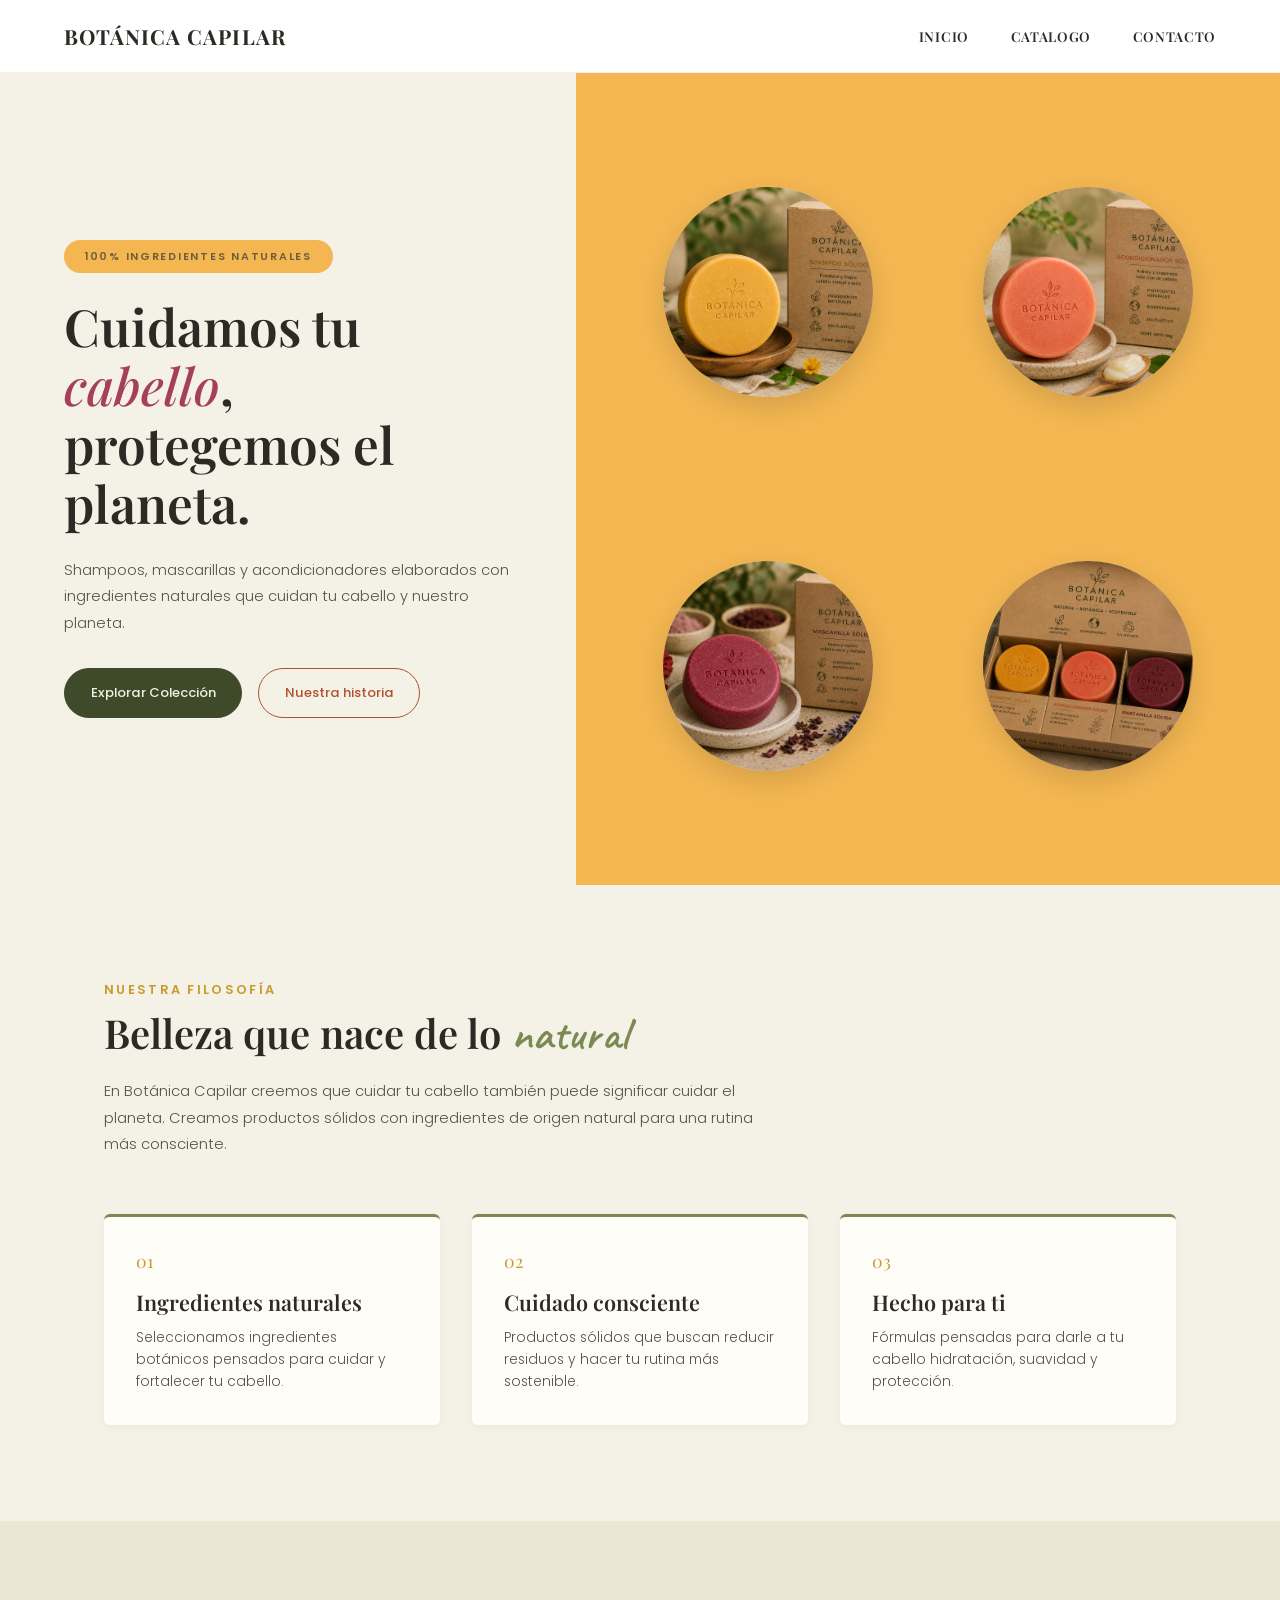
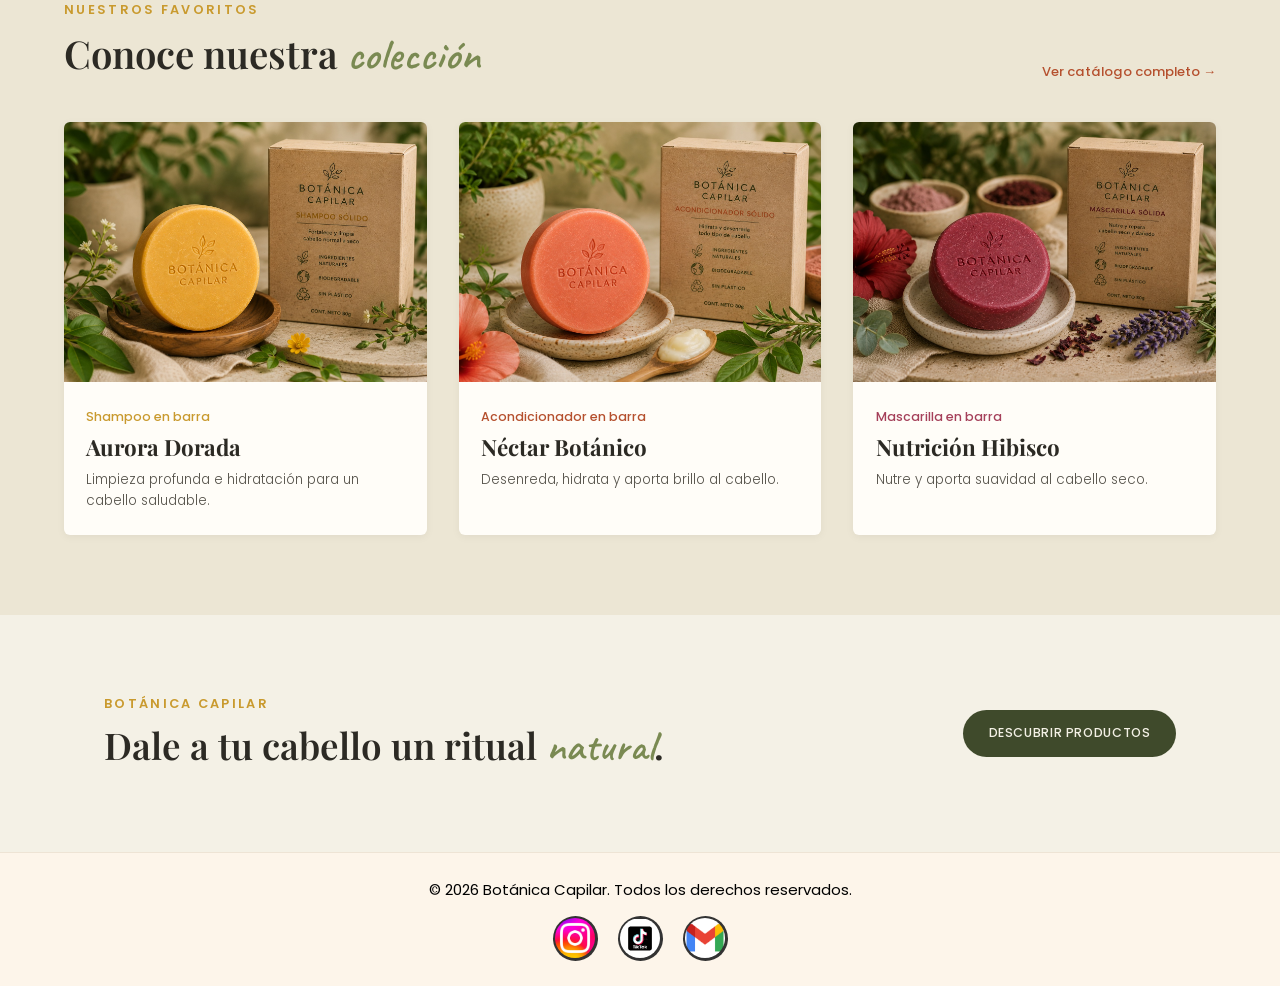
<file: html/index.html>
<!DOCTYPE html>
<html lang="es">

<head>
    <meta charset="UTF-8">
    <meta name="viewport" content="width=device-width, initial-scale=1.0">

    <title>Botánica Capilar | Inicio</title>

    <link rel="preconnect" href="https://fonts.googleapis.com">
    <link rel="preconnect" href="https://fonts.gstatic.com" crossorigin>

    <link href="https://fonts.googleapis.com/css2?family=Playfair+Display:ital,wght@0,500;0,600;0,700;1,500&family=Poppins:wght@300;400;500;600&family=Caveat:wght@600&display=swap"
        rel="stylesheet">

    <link rel="stylesheet" href="../css/index.css">
</head>

<body>

    <!-- ================= HEADER ================= -->

    <header>

        <h1 class="nombre">BOTÁNICA CAPILAR</h1>

        <button class="nav-toggle"
                id="navToggle"
                aria-label="Abrir menú"
                aria-expanded="false">

            <span></span>
            <span></span>
            <span></span>

        </button>

        <nav id="navMenu">

            <ul class="list">

                <li class="item">
                    <a href="index.html">INICIO</a>
                </li>

                <li class="item">
                    <a href="catalogo.html">CATALOGO</a>
                </li>

                <li class="item">
                    <a href="contacto.html">CONTACTO</a>
                </li>

            </ul>

        </nav>

    </header>

    <div class="overlay" id="overlay"></div>


    <!-- ================= CONTENIDO ================= -->

    <main>

        <!-- HERO -->

        <section class="hero">

            <div class="hero-left">

                <span class="badge">
                    100% Ingredientes Naturales
                </span>

                <h2>
                    Cuidamos tu <em>cabello</em>,
                    <br>
                    protegemos el planeta.
                </h2>

                <p class="hero-desc">
                    Shampoos, mascarillas y acondicionadores
                    elaborados con ingredientes naturales
                    que cuidan tu cabello y nuestro planeta.
                </p>

                <div class="btn-row">

                    <a href="catalogo.html" class="btn-primary">
                        Explorar Colección
                    </a>

                    <a href="contacto.html" class="btn-secondary">
                        Nuestra historia
                    </a>

                </div>

            </div>


            <!-- PRODUCTOS -->

            <div class="hero-right">

                <div class="product-circle">
                    <img src="../imagenes/shampoo.jpg"
                         alt="Shampoo en barra Botánica Capilar">
                </div>

                <div class="product-circle">
                    <img src="../imagenes/acondicionador.jpg"
                         alt="Acondicionador en barra Botánica Capilar">
                </div>

                <div class="product-circle">
                    <img src="../imagenes/mascarilla.jpg"
                         alt="Mascarilla en barra Botánica Capilar">
                </div>

                <div class="product-circle">
                    <img src="../imagenes/kit.jpg"
                         alt="Kit Ritual Botánico">
                </div>

            </div>

        </section>


        <!-- ================= FILOSOFÍA ================= -->

        <section class="about">

            <div class="section-heading">

                <span class="eyebrow">
                    NUESTRA FILOSOFÍA
                </span>

                <h2>
                    Belleza que nace de lo
                    <span class="accent">natural</span>
                </h2>

                <p>
                    En Botánica Capilar creemos que cuidar tu cabello
                    también puede significar cuidar el planeta.
                    Creamos productos sólidos con ingredientes
                    de origen natural para una rutina más consciente.
                </p>

            </div>


            <div class="values">

                <article class="value-card">

                    <div class="value-number">
                        01
                    </div>

                    <h3>
                        Ingredientes naturales
                    </h3>

                    <p>
                        Seleccionamos ingredientes botánicos
                        pensados para cuidar y fortalecer tu cabello.
                    </p>

                </article>


                <article class="value-card">

                    <div class="value-number">
                        02
                    </div>

                    <h3>
                        Cuidado consciente
                    </h3>

                    <p>
                        Productos sólidos que buscan reducir
                        residuos y hacer tu rutina más sostenible.
                    </p>

                </article>


                <article class="value-card">

                    <div class="value-number">
                        03
                    </div>

                    <h3>
                        Hecho para ti
                    </h3>

                    <p>
                        Fórmulas pensadas para darle a tu cabello
                        hidratación, suavidad y protección.
                    </p>

                </article>

            </div>

        </section>


        <!-- ================= PRODUCTOS DESTACADOS ================= -->

        <section class="featured">

            <div class="featured-heading">

                <div>

                    <span class="eyebrow">
                        NUESTROS FAVORITOS
                    </span>

                    <h2>
                        Conoce nuestra
                        <span class="accent">colección</span>
                    </h2>

                </div>

                <a href="catalogo.html" class="catalog-link">
                    Ver catálogo completo →
                </a>

            </div>


            <div class="featured-grid">

                <article class="featured-card">

                    <div class="featured-photo">

                        <img src="../imagenes/shampoo.jpg"
                             alt="Shampoo en barra Aurora Dorada">

                    </div>

                    <div class="featured-body">

                        <span>
                            Shampoo en barra
                        </span>

                        <h3>
                            Aurora Dorada
                        </h3>

                        <p>
                            Limpieza profunda e hidratación
                            para un cabello saludable.
                        </p>

                    </div>

                </article>


                <article class="featured-card">

                    <div class="featured-photo">

                        <img src="../imagenes/acondicionador.jpg"
                             alt="Acondicionador en barra Néctar Botánico">

                    </div>

                    <div class="featured-body">

                        <span>
                            Acondicionador en barra
                        </span>

                        <h3>
                            Néctar Botánico
                        </h3>

                        <p>
                            Desenreda, hidrata y aporta
                            brillo al cabello.
                        </p>

                    </div>

                </article>


                <article class="featured-card">

                    <div class="featured-photo">

                        <img src="../imagenes/mascarilla.jpg"
                             alt="Mascarilla en barra Nutrición Hibisco">

                    </div>

                    <div class="featured-body">

                        <span>
                            Mascarilla en barra
                        </span>

                        <h3>
                            Nutrición Hibisco
                        </h3>

                        <p>
                            Nutre y aporta suavidad
                            al cabello seco.
                        </p>

                    </div>

                </article>

            </div>

        </section>


        <!-- ================= CTA ================= -->

        <section class="cta">

            <div>

                <span class="eyebrow">
                    BOTÁNICA CAPILAR
                </span>

                <h2>
                    Dale a tu cabello
                    un ritual <span class="accent">natural</span>.
                </h2>

            </div>

            <a href="catalogo.html" class="cta-button">
                DESCUBRIR PRODUCTOS
            </a>

        </section>

    </main>


    <!-- ================= FOOTER ================= -->

    <footer class="footer">

        <p>
            &copy; 2026 Botánica Capilar.
            Todos los derechos reservados.
        </p>

        <div class="social-icons">

            <a href="https://instagram.com"
               target="_blank"
               aria-label="Instagram">

                <img src="../imagenes/insta.jpg"
                     alt="Instagram">

            </a>


            <a href="https://tiktok.com"
               target="_blank"
               aria-label="TikTok">

                <img src="../imagenes/tik.jpg"
                     alt="TikTok">

            </a>


            <a href="mailto:correo@ejemplo.com"
               aria-label="Correo electrónico">

                <img src="../imagenes/correo.png"
                     alt="Correo">

            </a>

        </div>

    </footer>


    <script src="../js/script.js"></script>

</body>

</html>
</file>
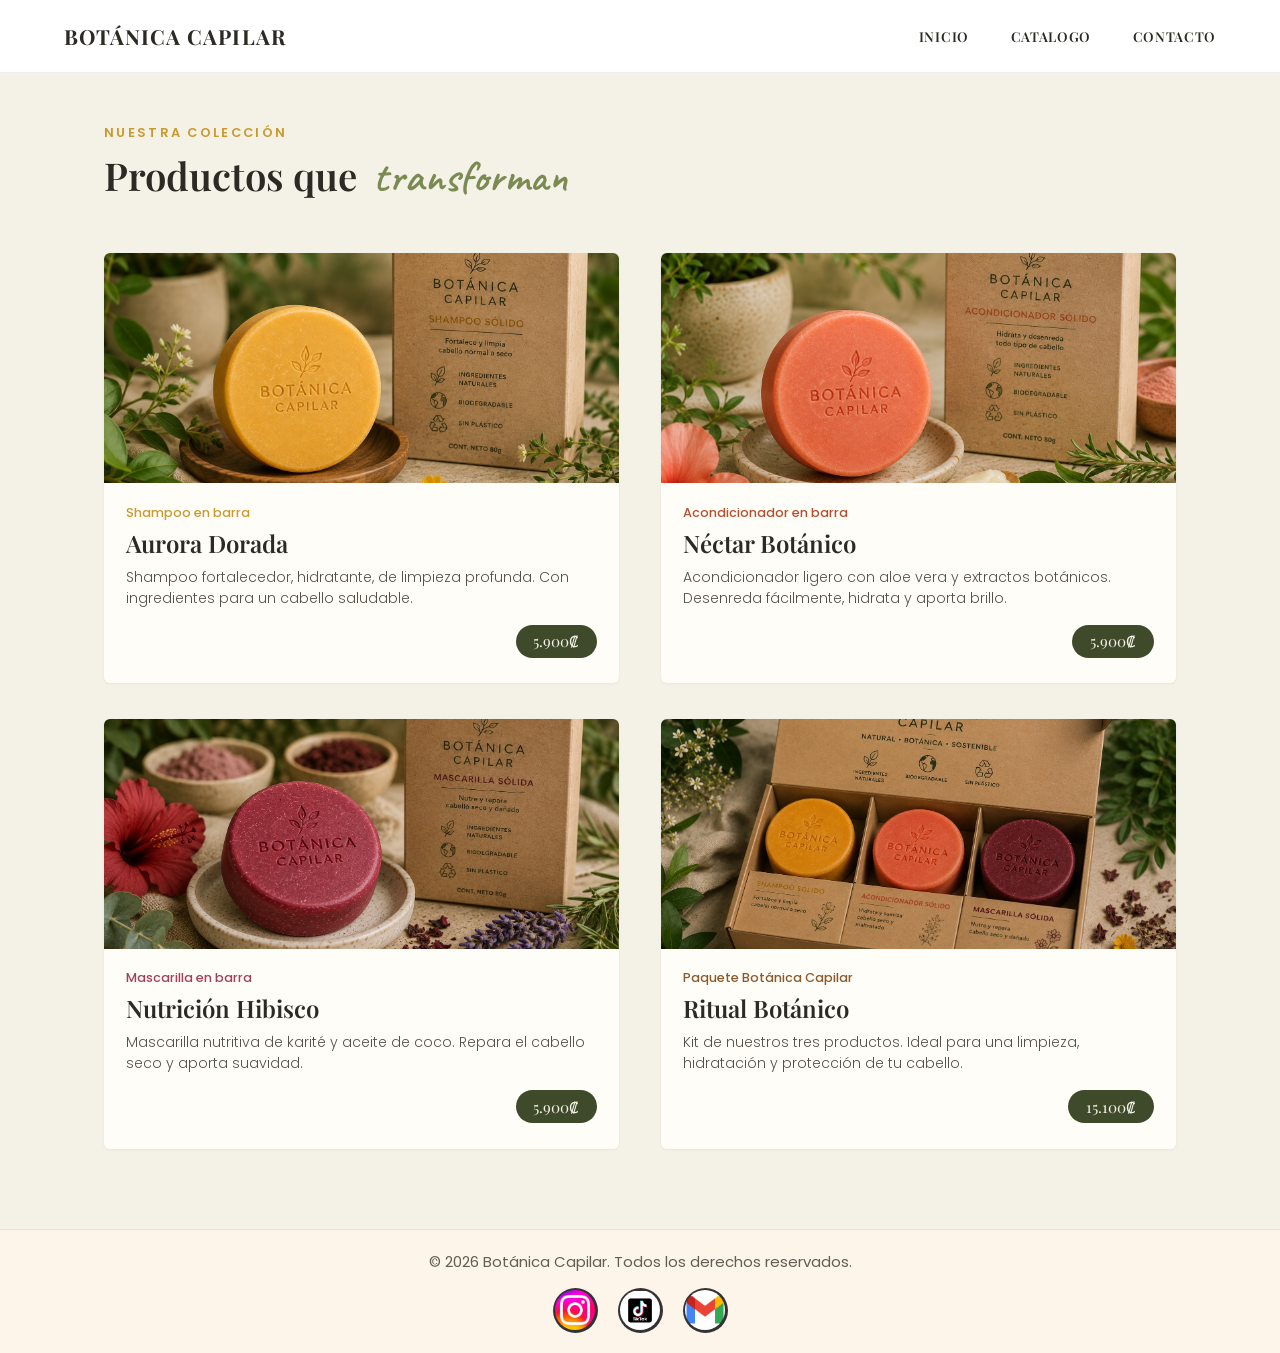
<file: html/catalogo.html>
<!DOCTYPE html>
<html lang="es">

<head>
    <meta charset="UTF-8">
    <meta name="viewport" content="width=device-width, initial-scale=1.0">

    <title>Botánica Capilar | Catálogo</title>

    <link rel="preconnect" href="https://fonts.googleapis.com">
    <link rel="preconnect" href="https://fonts.gstatic.com" crossorigin>

    <link href="https://fonts.googleapis.com/css2?family=Playfair+Display:ital,wght@0,500;0,600;0,700;1,500&family=Poppins:wght@300;400;500;600&family=Caveat:wght@600&display=swap"
        rel="stylesheet">

    <!-- CSS -->
    <link rel="stylesheet" href="../css/catalogo.css">
</head>

<body>

    <!-- ================= HEADER ================= -->

    <header>

        <h1 class="nombre">
            BOTÁNICA CAPILAR
        </h1>

        <button class="nav-toggle"
                id="navToggle"
                aria-label="Abrir menú"
                aria-expanded="false">

            <span></span>
            <span></span>
            <span></span>

        </button>

        <nav id="navMenu">

            <ul class="list">

                <!-- ESTÁN EN LA MISMA CARPETA html -->

                <li class="item">
                    <a href="index.html">INICIO</a>
                </li>

                <li class="item">
                    <a href="catalogo.html">CATALOGO</a>
                </li>

                <li class="item">
                    <a href="contacto.html">CONTACTO</a>
                </li>

            </ul>

        </nav>

    </header>


    <div class="overlay" id="overlay"></div>


    <!-- ================= HERO ================= -->

    <section class="hero" id="catalogo">

        <div class="eyebrow">
            NUESTRA COLECCIÓN
        </div>

        <h1>
            Productos que
            <span class="accent">transforman</span>
        </h1>

    </section>


    <!-- ================= CATÁLOGO ================= -->

    <section class="catalog">

        <!-- SHAMPOO -->

        <article class="card" data-cat="shampoo">

            <div class="card-photo">

                <img src="../imagenes/shampoo.jpg"
                     alt="Shampoo en barra Aurora Dorada"
                     class="product-img">

            </div>

            <div class="card-body">

                <div class="card-tag">
                    Shampoo en barra
                </div>

                <h3 class="card-title">
                    Aurora Dorada
                </h3>

                <p class="card-desc">
                    Shampoo fortalecedor, hidratante,
                    de limpieza profunda. Con ingredientes
                    para un cabello saludable.
                </p>

                <div class="card-footer">

                    <span class="price">
                        5.900₡
                    </span>

                </div>

            </div>

        </article>


        <!-- ACONDICIONADOR -->

        <article class="card" data-cat="acondicionador">

            <div class="card-photo">

                <img src="../imagenes/acondicionador.jpg"
                     alt="Acondicionador en barra Néctar Botánico"
                     class="product-img">

            </div>

            <div class="card-body">

                <div class="card-tag">
                    Acondicionador en barra
                </div>

                <h3 class="card-title">
                    Néctar Botánico
                </h3>

                <p class="card-desc">
                    Acondicionador ligero con aloe vera
                    y extractos botánicos. Desenreda fácilmente,
                    hidrata y aporta brillo.
                </p>

                <div class="card-footer">

                    <span class="price">
                        5.900₡
                    </span>

                </div>

            </div>

        </article>


        <!-- MASCARILLA -->

        <article class="card" data-cat="mascarilla">

            <div class="card-photo">

                <img src="../imagenes/mascarilla.jpg"
                     alt="Mascarilla en barra Nutrición Hibisco"
                     class="product-img">

            </div>

            <div class="card-body">

                <div class="card-tag">
                    Mascarilla en barra
                </div>

                <h3 class="card-title">
                    Nutrición Hibisco
                </h3>

                <p class="card-desc">
                    Mascarilla nutritiva de karité y aceite
                    de coco. Repara el cabello seco y aporta
                    suavidad.
                </p>

                <div class="card-footer">

                    <span class="price">
                        5.900₡
                    </span>

                </div>

            </div>

        </article>


        <!-- KIT -->

        <article class="card" data-cat="paquete">

            <div class="card-photo">

                <img src="../imagenes/kit.jpg"
                     alt="Kit Ritual Botánico con los tres productos"
                     class="product-img">

            </div>

            <div class="card-body">

                <div class="card-tag">
                    Paquete Botánica Capilar
                </div>

                <h3 class="card-title">
                    Ritual Botánico
                </h3>

                <p class="card-desc">
                    Kit de nuestros tres productos.
                    Ideal para una limpieza, hidratación
                    y protección de tu cabello.
                </p>

                <div class="card-footer">

                    <span class="price">
                        15.100₡
                    </span>

                </div>

            </div>

        </article>

    </section>


    <!-- ================= FOOTER ================= -->

    <footer class="footer">

        <p>
            &copy; 2026 Botánica Capilar.
            Todos los derechos reservados.
        </p>

        <div class="social-icons">

            <a href="https://instagram.com"
               target="_blank"
               aria-label="Instagram">

                <img src="../imagenes/insta.jpg"
                     alt="Instagram">

            </a>


            <a href="https://tiktok.com"
               target="_blank"
               aria-label="TikTok">

                <img src="../imagenes/tik.jpg"
                     alt="TikTok">

            </a>


            <a href="mailto:correo@ejemplo.com"
               aria-label="Correo">

                <img src="../imagenes/correo.png"
                     alt="Correo">

            </a>

        </div>

    </footer>


    <!-- JavaScript -->
    <script src="../js/script.js"></script>

</body>

</html>
</file>
<file: css/index.css>
:root {
    --cream: #f4f1e6;
    --cream-dark: #ece6d4;
    --ink: #2c2a24;
    --olive-dark: #3f4a2b;
    --terracotta: #b5502e;
    --mustard: #c99a2e;
    --rose: #a5405a;
    --brown-label: #8a5a2b;
    --card-bg: #fffdf8;
    --leaf: #7a8a52;
}

* {
    box-sizing: border-box;
    margin: 0;
    padding: 0;
}

html {
    scroll-behavior: smooth;
}

body {
    font-family: 'Poppins', sans-serif;
    background: var(--cream);
    color: var(--ink);
    -webkit-font-smoothing: antialiased;
}

h1,
h2,
h3 {
    font-family: 'Playfair Display', serif;
}

a {
    text-decoration: none;
    color: inherit;
}


/* =========================================
   HEADER
========================================= */

header {
    background: #ffffff;

    display: flex;
    align-items: center;
    justify-content: space-between;

    padding: 22px 5vw;

    flex-wrap: wrap;
    gap: 12px;

    border-bottom: 1px solid #eee;

    position: relative;
    z-index: 60;
}

.nombre {
    font-family: 'Playfair Display', serif;
    font-weight: 700;

    letter-spacing: 0.05em;

    font-size: 1.3rem;

    color: var(--ink);

    text-transform: uppercase;
}

nav {
    display: flex;
    gap: 2.4rem;
}

.list {
    display: flex;
    gap: 2.6rem;

    list-style: none;
}

nav a {
    font-family: 'Playfair Display', serif;

    letter-spacing: 0.05em;

    font-size: 0.85rem;

    font-weight: 600;

    color: var(--ink);

    text-transform: uppercase;

    position: relative;

    padding-bottom: 4px;

    transition: color 0.25s ease;
}

nav a::after {
    content: "";

    position: absolute;

    left: 0;
    bottom: 0;

    width: 0%;
    height: 1.5px;

    background: var(--terracotta);

    transition: width 0.25s ease;
}

nav a:hover {
    color: var(--terracotta);
}

nav a:hover::after {
    width: 100%;
}


/* =========================================
   MENU RESPONSIVE
========================================= */

.nav-toggle {
    display: none;

    flex-direction: column;

    gap: 5px;

    background: none;

    border: none;

    cursor: pointer;

    padding: 6px;
}

.nav-toggle span {
    width: 24px;
    height: 2px;

    background: var(--ink);

    display: block;
}

.overlay {
    display: none;
}


/* =========================================
   HERO
========================================= */

.hero {
    min-height: calc(100vh - 88px);

    display: grid;

    grid-template-columns: 45% 55%;

    overflow: hidden;
}


/* =========================================
   HERO - IZQUIERDA
========================================= */

.hero-left {
    display: flex;

    flex-direction: column;

    justify-content: center;

    padding: 5rem 5vw;

    background: var(--cream);
}

.badge {
    display: inline-block;

    width: fit-content;

    background: #f3b651;

    color: #6e5e41;

    font-size: 0.68rem;

    font-weight: 600;

    letter-spacing: 0.16em;

    text-transform: uppercase;

    padding: 0.55rem 1.3rem;

    border-radius: 999px;

    margin-bottom: 1.5rem;
}

.hero-left h2 {
    font-size: 3.2rem;

    line-height: 1.15;

    color: var(--ink);

    font-weight: 600;

    max-width: 650px;
}

.hero-left h2 em {
    font-style: italic;

    color: var(--rose);

    font-weight: 500;
}

.hero-desc {
    max-width: 520px;

    margin-top: 1.5rem;

    font-size: 0.92rem;

    color: #55524a;

    line-height: 1.8;

    font-weight: 300;
}


/* =========================================
   BOTONES
========================================= */

.btn-row {
    display: flex;

    gap: 1rem;

    align-items: center;

    margin-top: 2rem;

    flex-wrap: wrap;
}

.btn-primary,
.btn-secondary {
    display: inline-flex;

    justify-content: center;

    align-items: center;

    min-height: 50px;

    padding: 0.8rem 1.6rem;

    border-radius: 999px;

    font-family: 'Poppins', sans-serif;

    font-size: 0.82rem;

    font-weight: 500;

    text-align: center;

    transition: all 0.25s ease;
}

.btn-primary {
    background: var(--olive-dark);

    color: var(--cream);

    border: 1px solid var(--olive-dark);
}

.btn-primary:hover {
    background: #30391f;

    transform: translateY(-2px);
}

.btn-secondary {
    color: var(--terracotta);

    border: 1.5px solid var(--terracotta);

    background: transparent;
}

.btn-secondary:hover {
    background: var(--terracotta);

    color: #ffffff;

    transform: translateY(-2px);
}


/* =========================================
   HERO - PRODUCTOS
========================================= */

.hero-right {
    background: #f3b651;

    display: grid;

    grid-template-columns: 1fr 1fr;

    grid-template-rows: 1fr 1fr;

    gap: 2rem;

    padding: 3rem;

    align-items: center;

    justify-items: center;
}


/*
   IMÁGENES MÁS GRANDES
*/

.product-circle {
    width: 210px;

    height: 210px;

    border-radius: 50%;

    overflow: hidden;

    background: rgba(253, 248, 240, 0.5);

    box-shadow:
        0 10px 25px rgba(44, 42, 36, 0.15);

    transition:
        transform 0.3s ease,
        box-shadow 0.3s ease;
}

.product-circle:hover {
    transform: scale(1.06);

    box-shadow:
        0 15px 30px rgba(44, 42, 36, 0.20);
}

.product-circle img {
    width: 100%;

    height: 100%;

    object-fit: cover;

    display: block;
}


/* =========================================
   TITULOS GENERALES
========================================= */

.eyebrow {
    display: block;

    color: var(--mustard);

    letter-spacing: 0.18em;

    font-size: 0.8rem;

    font-weight: 600;

    margin-bottom: 0.5rem;
}

.accent {
    font-family: 'Caveat', cursive;

    color: var(--leaf);

    font-weight: 600;

    font-size: 1.15em;
}


/* =========================================
   FILOSOFÍA
========================================= */

.about {
    max-width: 1200px;

    margin: 0 auto;

    padding: 6rem 5vw;
}

.section-heading {
    max-width: 720px;
}

.section-heading h2 {
    font-size: 2.5rem;

    font-weight: 600;

    line-height: 1.2;
}

.section-heading p {
    margin-top: 1rem;

    max-width: 650px;

    color: #55524a;

    font-size: 0.92rem;

    line-height: 1.8;

    font-weight: 300;
}

.values {
    display: grid;

    grid-template-columns: repeat(3, 1fr);

    gap: 2rem;

    margin-top: 3.5rem;
}

.value-card {
    background: var(--card-bg);

    padding: 2rem;

    border-radius: 6px;

    border-top: 3px solid var(--leaf);

    box-shadow:
        0 2px 8px rgba(0, 0, 0, 0.04);

    transition: transform 0.3s ease;
}

.value-card:hover {
    transform: translateY(-5px);
}

.value-number {
    color: var(--mustard);

    font-family: 'Playfair Display', serif;

    font-size: 1.1rem;

    margin-bottom: 1rem;
}

.value-card h3 {
    font-size: 1.35rem;

    font-weight: 600;

    margin-bottom: 0.7rem;
}

.value-card p {
    color: #55524a;

    font-size: 0.86rem;

    line-height: 1.6;

    font-weight: 300;
}


/* =========================================
   PRODUCTOS DESTACADOS
========================================= */

.featured {
    background: var(--cream-dark);

    padding: 5rem 5vw;
}

.featured-heading {
    max-width: 1200px;

    margin: 0 auto 2.5rem;

    display: flex;

    justify-content: space-between;

    align-items: flex-end;

    gap: 2rem;
}

.featured-heading h2 {
    font-size: 2.4rem;

    font-weight: 600;
}

.catalog-link {
    color: var(--terracotta);

    font-size: 0.82rem;

    font-weight: 500;

    transition: color 0.25s ease;
}

.catalog-link:hover {
    color: var(--rose);
}

.featured-grid {
    max-width: 1200px;

    margin: 0 auto;

    display: grid;

    grid-template-columns: repeat(3, 1fr);

    gap: 2rem;
}

.featured-card {
    background: var(--card-bg);

    border-radius: 6px;

    overflow: hidden;

    box-shadow:
        0 2px 8px rgba(0, 0, 0, 0.05);

    transition:
        transform 0.3s ease;
}

.featured-card:hover {
    transform: translateY(-5px);
}

.featured-photo {
    height: 260px;

    overflow: hidden;

    background: #e9e4d2;
}

.featured-photo img {
    width: 100%;

    height: 100%;

    object-fit: cover;

    display: block;

    transition: transform 0.4s ease;
}

.featured-card:hover .featured-photo img {
    transform: scale(1.05);
}

.featured-body {
    padding: 1.3rem 1.4rem 1.5rem;
}

.featured-body span {
    color: var(--mustard);

    font-size: 0.78rem;

    font-weight: 500;
}

.featured-card:nth-child(2)
.featured-body span {
    color: var(--terracotta);
}

.featured-card:nth-child(3)
.featured-body span {
    color: var(--rose);
}

.featured-body h3 {
    font-size: 1.4rem;

    margin:
        0.3rem 0 0.5rem;
}

.featured-body p {
    color: #55524a;

    font-size: 0.84rem;

    line-height: 1.5;

    font-weight: 300;
}


/* =========================================
   CTA
========================================= */

.cta {
    max-width: 1200px;

    margin: 0 auto;

    padding: 5rem 5vw;

    display: flex;

    justify-content: space-between;

    align-items: center;

    gap: 2rem;
}

.cta h2 {
    font-size: 2.3rem;

    line-height: 1.2;

    font-weight: 600;
}

.cta-button {
    background: var(--olive-dark);

    color: var(--cream);

    padding: 0.9rem 1.6rem;

    border-radius: 999px;

    font-size: 0.78rem;

    font-weight: 500;

    letter-spacing: 0.05em;

    white-space: nowrap;

    transition: all 0.25s ease;
}

.cta-button:hover {
    background: #30391f;

    transform: translateY(-2px);
}


/* =========================================
   FOOTER
========================================= */

.footer {
    margin-top: auto;

    background-color: #fdf5ea;

    color: #000;

    text-align: center;

    padding: 25px 20px;

    border-top: 1px solid #eee4d5;
}

.footer p {
    margin-bottom: 15px;

    font-size: 15px;
}

.social-icons {
    display: flex;

    justify-content: center;

    align-items: center;

    gap: 20px;
}

.social-icons a {
    width: 45px;

    height: 45px;

    background: #333;

    border-radius: 50%;

    display: flex;

    justify-content: center;

    align-items: center;

    overflow: hidden;

    transition:
        transform 0.3s ease;
}

.social-icons a:hover {
    transform: translateY(-5px);
}

.social-icons img {
    width: 40px;

    height: 40px;

    object-fit: contain;

    border-radius: 50%;
}


/* =========================================
   TABLET
========================================= */

@media (max-width: 1000px) {

    .hero-left h2 {
        font-size: 2.7rem;
    }

    .product-circle {
        width: 175px;
        height: 175px;
    }

    .hero-right {
        gap: 1.5rem;
        padding: 2rem;
    }

    .values {
        gap: 1.2rem;
    }

}


/* =========================================
   TABLET PEQUEÑA
========================================= */

@media (max-width: 800px) {

    .hero {
        grid-template-columns: 1fr;

        min-height: auto;
    }

    .hero-left {
        padding:
            4rem 6vw
            4rem;
    }

    .hero-left h2 {
        font-size: 2.8rem;
    }

    .hero-right {
        min-height: 520px;

        padding: 3rem;

        grid-template-columns: 1fr 1fr;
    }

    .product-circle {
        width: 200px;
        height: 200px;
    }

    .values {
        grid-template-columns: 1fr;
    }

    .featured-grid {
        grid-template-columns: 1fr 1fr;
    }

}


/* =========================================
   CELULAR
========================================= */

@media (max-width: 640px) {

    /* HEADER */

    header {
        padding: 14px 5vw;
    }

    .nombre {
        font-size: 1.1rem;
    }

    .nav-toggle {
        display: flex;
    }

    nav {
        position: fixed;

        top: 0;
        right: 0;

        height: 100vh;

        width: min(75vw, 300px);

        background: var(--cream-dark);

        flex-direction: column;

        align-items: flex-start;

        padding: 5rem 2rem;

        gap: 1.8rem;

        transform: translateX(100%);

        transition:
            transform 0.3s ease;

        z-index: 50;

        box-shadow:
            -4px 0 20px rgba(0, 0, 0, 0.08);
    }

    nav.open {
        transform: translateX(0);
    }

    .list {
        flex-direction: column;

        gap: 1.8rem;
    }

    nav a {
        font-size: 1rem;
    }

    .overlay {
        display: none;

        position: fixed;

        inset: 0;

        background:
            rgba(0, 0, 0, 0.3);

        z-index: 40;
    }

    .overlay.open {
        display: block;
    }


    /* HERO */

    .hero-left {
        padding: 3.5rem 6vw;
    }

    .badge {
        font-size: 0.6rem;

        padding:
            0.5rem 1rem;
    }

    .hero-left h2 {
        font-size: 2.2rem;
    }

    .hero-desc {
        font-size: 0.84rem;

        line-height: 1.7;
    }

    .btn-row {
        flex-direction: column;

        align-items: stretch;

        width: 100%;
    }

    .btn-primary,
    .btn-secondary {
        width: 100%;
    }


    /* PRODUCTOS HERO */

    .hero-right {
        min-height: 450px;

        padding: 2rem 1rem;

        gap: 1rem;
    }

    .product-circle {
        width: 155px;

        height: 155px;
    }


    /* FILOSOFÍA */

    .about {
        padding:
            4rem 6vw;
    }

    .section-heading h2 {
        font-size: 2rem;
    }

    .section-heading p {
        font-size: 0.86rem;
    }

    .values {
        margin-top: 2rem;

        grid-template-columns: 1fr;
    }

    .value-card {
        padding: 1.5rem;
    }


    /* DESTACADOS */

    .featured {
        padding:
            4rem 6vw;
    }

    .featured-heading {
        display: block;
    }

    .featured-heading h2 {
        font-size: 2rem;
    }

    .catalog-link {
        display: inline-block;

        margin-top: 1rem;
    }

    .featured-grid {
        grid-template-columns: 1fr;

        gap: 1.5rem;
    }

    .featured-photo {
        height: 250px;
    }


    /* CTA */

    .cta {
        padding:
            4rem 6vw;

        flex-direction: column;

        align-items: flex-start;
    }

    .cta h2 {
        font-size: 2rem;
    }

    .cta-button {
        white-space: normal;

        text-align: center;
    }


    /* FOOTER */

    .footer {
        padding:
            25px 15px;
    }

    .footer p {
        font-size: 13px;

        line-height: 1.5;
    }

}
</file>
<file: css/catalogo.css>
:root{
  --cream:#f4f1e6;
  --cream-dark:#ece6d4;
  --header-bg:#f7f0dc;
  --ink:#2c2a24;
  --olive-dark:#3f4a2b;
  --terracotta:#b5502e;
  --mustard:#c99a2e;
  --rose:#a5405a;
  --brown-label:#8a5a2b;
  --card-bg:#fffdf8;
  --leaf:#7a8a52;
}

*{box-sizing:border-box; margin:0; padding:0;}

body{
  font-family:'Poppins', sans-serif;
  background:var(--cream);
  color:var(--ink);
  -webkit-font-smoothing:antialiased;
}

h1,h2,h3{
  font-family:'Playfair Display', serif;
}

a{text-decoration:none; color:inherit;}

/* ---------- HEADER ---------- */
header{
  background:#ffffff;
  display:flex;
  align-items:center;
  justify-content:space-between;
  padding:22px 5vw;
  flex-wrap:wrap;
  gap:12px;
  border-bottom:1px solid #eee;
}

.nombre{
  font-family:'Playfair Display', serif;
  font-weight:700;
  letter-spacing:0.05em;
  font-size:1.3rem;
  color:var(--ink);
  text-transform:uppercase;
}

nav{
  display:flex;
  gap:2.4rem;
}

/* ==================================================
   FOOTER
================================================== */

.footer {
    background: #fdf5ea;

    text-align: center;

    padding: 2rem 5vw;

    border-top: 1px solid #eee0d0;
}


.footer p {
    margin-bottom: 1rem;

    color: #625d55;

    font-size: .85rem;
}


.social-icons {
    display: flex;

    justify-content: center;

    align-items: center;

    gap: 18px;
}


.social-icons a {
    width: 45px;

    height: 45px;

    display: flex;

    justify-content: center;

    align-items: center;

    border-radius: 50%;

    background: white;

    overflow: hidden;

    transition: transform .25s ease,
                box-shadow .25s ease;
}


.social-icons a:hover {
    transform: translateY(-5px);

    box-shadow: 0 7px 15px rgba(0, 0, 0, .12);
}


.social-icons img {
    width: 40px;

    height: 40px;

    object-fit: contain;

    border-radius: 50%;
}



/* la lista de enlaces del menú */
.list{
  display:flex;
  gap:2.6rem;
  list-style:none;
}

nav a{
  font-family:'Playfair Display', serif;
  letter-spacing:0.05em;
  font-size:0.85rem;
  font-weight:600;
  color:var(--ink);
  text-transform:uppercase;
  position:relative;
  padding-bottom:4px;
  transition:color .25s ease;
}
nav a::after{
  content:"";
  position:absolute;
  left:0; bottom:0;
  width:0%;
  height:1.5px;
  background:var(--terracotta);
  transition:width .25s ease;
}
nav a:hover{color:var(--terracotta);}
nav a:hover::after{width:100%;}

.nav-toggle{
  display:none;
  flex-direction:column;
  gap:5px;
  background:none;
  border:none;
  cursor:pointer;
  padding:6px;
}
.nav-toggle span{
  width:24px; height:2px;
  background:var(--ink);
  display:block;
}

/* ---------- HERO ---------- */
.hero{
  padding:3.2rem 5vw 1.6rem;
  max-width:1200px;
  margin:0 auto;
}
.eyebrow{
  color:var(--mustard);
  letter-spacing:0.18em;
  font-size:0.8rem;
  font-weight:600;
  margin-bottom:0.4rem;
}
.hero h1{
  font-size:2.4rem;
  font-weight:600;
  color:var(--ink);
}
.hero h1 .accent{
  font-family:'Caveat', cursive;
  color:var(--leaf);
  font-weight:600;
  font-size:1.15em;
  margin-left:0.15em;
}

/* ---------- GRID ---------- */
.catalog{
  max-width:1200px;
  margin:0 auto;
  padding:1.5rem 5vw 5rem;
  display:grid;
  grid-template-columns:repeat(2, 1fr);
  gap:2.2rem 2.6rem;
}

.card{
  background:var(--card-bg);
  border-radius:6px;
  overflow:hidden;
  box-shadow:0 1px 3px rgba(0,0,0,0.05);
  display:flex;
  flex-direction:column;
  opacity:0;
  transform:translateY(18px);
  animation:riseIn .6s ease forwards;
}
.card:nth-child(1){animation-delay:.05s;}
.card:nth-child(2){animation-delay:.15s;}
.card:nth-child(3){animation-delay:.25s;}
.card:nth-child(4){animation-delay:.35s;}

@keyframes riseIn{
  to{opacity:1; transform:translateY(0);}
}

@media (prefers-reduced-motion: reduce){
  .card{animation:none; opacity:1; transform:none;}
}

.card-photo{
  position:relative;
  height:230px;
  background:linear-gradient(135deg, #e9e4d2, #d9d3ba);
  overflow:hidden;
  display:flex;
  align-items:center;
  justify-content:center;
}

.product-img{
  width:100%;
  height:100%;
  object-fit:cover;
  object-position:center;
  display:block;
}

.card-body{
  padding:1.3rem 1.4rem 1.6rem;
  flex:1;
  display:flex;
  flex-direction:column;
}

.card-tag{
  font-size:0.8rem;
  font-weight:500;
  margin-bottom:0.3rem;
}

.card-title{
  font-size:1.5rem;
  font-weight:600;
  margin-bottom:0.5rem;
  color:var(--ink);
}

.card-desc{
  font-size:0.88rem;
  line-height:1.5;
  color:#55524a;
  font-weight:300;
  margin-bottom:1rem;
  flex:1;
}

.card-footer{
  display:flex;
  justify-content:flex-end;
}

.price{
  background:var(--olive-dark);
  color:#f4f1e6;
  font-family:'Playfair Display', serif;
  font-size:0.95rem;
  padding:0.4rem 1.1rem;
  border-radius:999px;
}

/* color de etiqueta de categoría según tipo de producto */
.card[data-cat="shampoo"] .card-tag{color:var(--mustard);}
.card[data-cat="acondicionador"] .card-tag{color:var(--terracotta);}
.card[data-cat="mascarilla"] .card-tag{color:var(--rose);}
.card[data-cat="paquete"] .card-tag{color:var(--brown-label);}

/* ---------- RESPONSIVE ---------- */
@media (max-width: 860px){
  .catalog{grid-template-columns:1fr; gap:1.8rem;}
  .hero h1{font-size:2rem;}
}

@media (max-width: 640px){
  header{padding:14px 5vw;}
  nav{
    position:fixed;
    top:0; right:0;
    height:100vh;
    width:min(72vw, 300px);
    background:var(--cream-dark);
    flex-direction:column;
    align-items:flex-start;
    padding:5rem 2rem;
    gap:1.8rem;
    transform:translateX(100%);
    transition:transform .3s ease;
    z-index:50;
    box-shadow:-4px 0 20px rgba(0,0,0,0.08);
  }
  nav.open{transform:translateX(0);}
  .list{
    flex-direction:column;
    gap:1.8rem;
  }
  nav a{font-size:1rem;}
  .nav-toggle{display:flex;}
  .nombre{font-size:1.1rem;}
  .hero{padding:2.2rem 6vw 1rem;}
  .hero h1{font-size:1.7rem;}
  .card-photo{height:190px;}
  .overlay{
    display:none;
    position:fixed; inset:0;
    background:rgba(0,0,0,0.3);
    z-index:40;
  }
  .overlay.open{display:block;}
}

.footer {
    margin-top: auto;
    background: #222;
    color: #000000;
    text-align: center;
    padding: 20px;
    background-color: #FDF5EA;
}

.footer p {
    margin-bottom: 15px;
    font-size: 15px;
    background-color: #FDF5EA;
}

.social-icons {
    display: flex;
    justify-content: center;
    gap: 15px;
}

.social-icons a {
    width: 45px;
    height: 45px;
    background: #333;
    color: white;
    border-radius: 50%;
    display: flex;
    justify-content: center;
    align-items: center;
    text-decoration: none;
    font-size: 20px;
    transition: 0.3s ease;
}

.social-icons a:hover {
    transform: translateY(-5px);
}

.social-icons a:nth-child(1):hover {
    background: #1877F2;
}

.social-icons a:nth-child(2):hover {
    background: #E4405F;
}

.social-icons a:nth-child(3):hover {
    background: #000;
}

.social-icons a:nth-child(4):hover {
    background: #0A66C2;
}

.social-icons a:nth-child(5):hover {
    background: #FF0000;
}
.social-icons {
    display: flex;
    justify-content: center;
    align-items: center;
    gap: 20px;
}

.social-icons img {
    width: 40px;
    height: 40px;
    object-fit: contain;
    border-radius: 50%;
    transition: transform 0.3s ease;
}

.social-icons img:hover {
    transform: scale(1.1);
}
</file>
